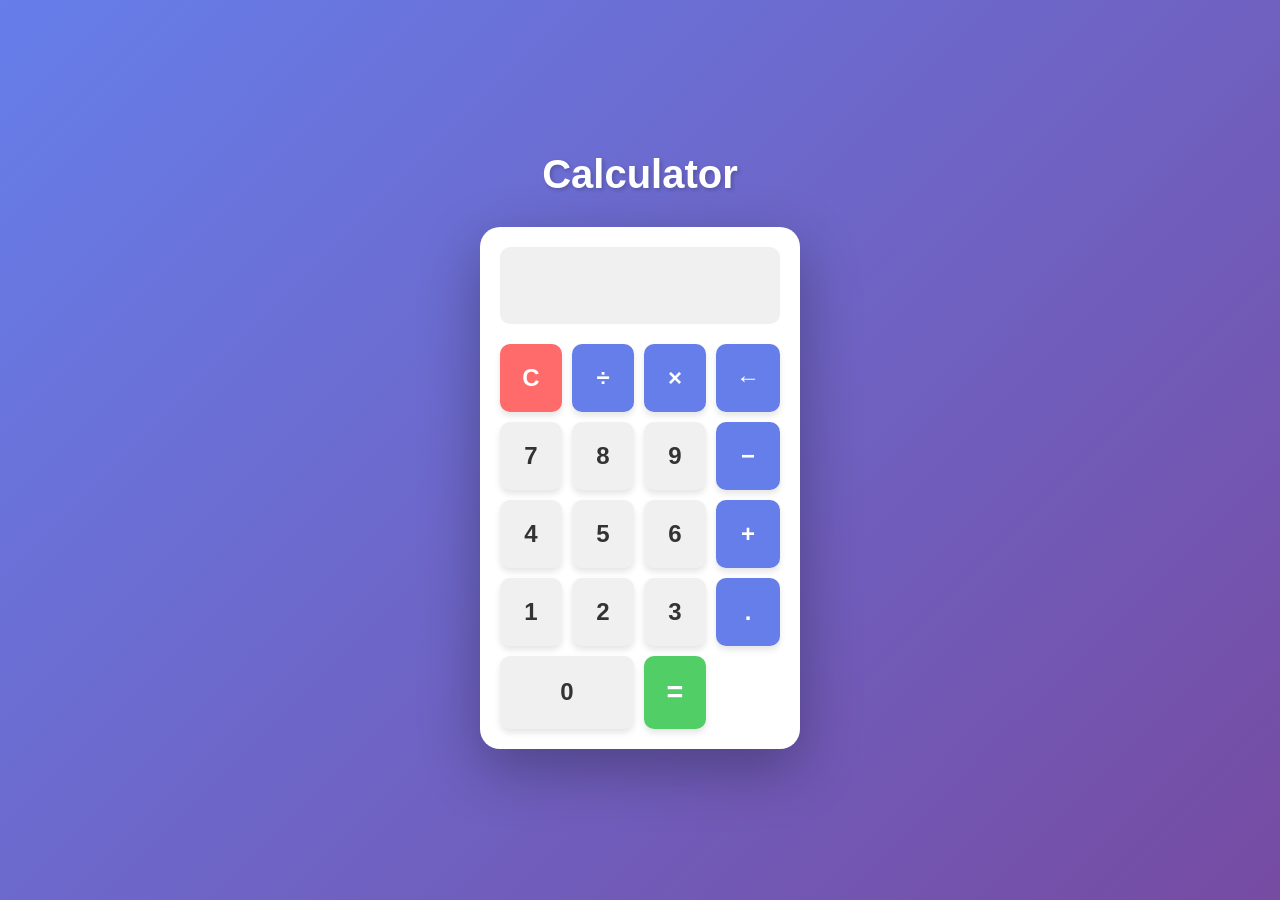
<file: calculator.html>
<!DOCTYPE html>
<html lang="en">
<head>
    <meta charset="UTF-8">
    <meta name="viewport" content="width=device-width, initial-scale=1.0">
    <title>Simple Calculator</title>
    <link rel="stylesheet" href="calculator.css">
</head>
<body>
    <div class="calculator-container">
        <h1>Calculator</h1>
        <div class="calculator">
            <input type="text" id="display" class="display" readonly>
            <div class="buttons">
                <button class="btn btn-clear" onclick="clearDisplay()">C</button>
                <button class="btn btn-operator" onclick="appendOperator('/')">÷</button>
                <button class="btn btn-operator" onclick="appendOperator('*')">×</button>
                <button class="btn btn-operator" onclick="deleteLast()">←</button>

                <button class="btn" onclick="appendNumber('7')">7</button>
                <button class="btn" onclick="appendNumber('8')">8</button>
                <button class="btn" onclick="appendNumber('9')">9</button>
                <button class="btn btn-operator" onclick="appendOperator('-')">−</button>

                <button class="btn" onclick="appendNumber('4')">4</button>
                <button class="btn" onclick="appendNumber('5')">5</button>
                <button class="btn" onclick="appendNumber('6')">6</button>
                <button class="btn btn-operator" onclick="appendOperator('+')">+</button>

                <button class="btn" onclick="appendNumber('1')">1</button>
                <button class="btn" onclick="appendNumber('2')">2</button>
                <button class="btn" onclick="appendNumber('3')">3</button>
                <button class="btn btn-operator" onclick="appendOperator('.')">.</button>

                <button class="btn btn-zero" onclick="appendNumber('0')">0</button>
                <button class="btn btn-equals" onclick="calculate()">=</button>
            </div>
        </div>
    </div>
    <script src="calculator.js"></script>
</body>
</html>
</file>
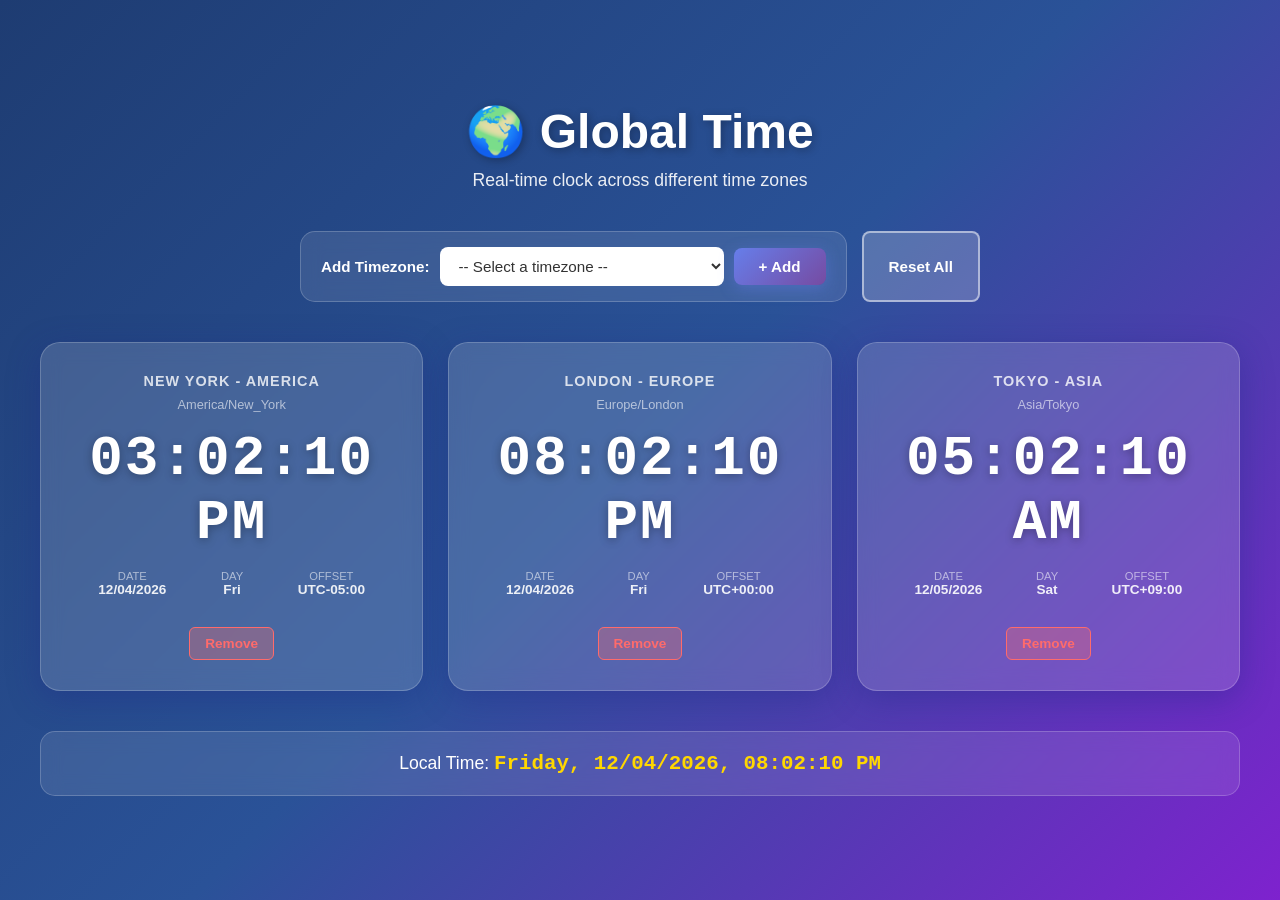
<file: clock.html>
<!DOCTYPE html>
<html lang="en">
<head>
    <meta charset="UTF-8">
    <meta name="viewport" content="width=device-width, initial-scale=1.0">
    <title>Digital Clock - Multi Timezone</title>
    <link rel="stylesheet" href="clock.css">
</head>
<body>
    <div class="container">
        <header>
            <h1>🌍 Global Time</h1>
            <p class="subtitle">Real-time clock across different time zones</p>
        </header>

        <div class="controls">
            <div class="timezone-selector">
                <label for="timezoneSelect">Add Timezone:</label>
                <select id="timezoneSelect">
                    <option value="">-- Select a timezone --</option>
                    <option value="America/New_York">New York (EST)</option>
                    <option value="America/Los_Angeles">Los Angeles (PST)</option>
                    <option value="America/Chicago">Chicago (CST)</option>
                    <option value="America/Denver">Denver (MST)</option>
                    <option value="America/Anchorage">Anchorage (AKST)</option>
                    <option value="Pacific/Honolulu">Honolulu (HST)</option>
                    <option value="Europe/London">London (GMT)</option>
                    <option value="Europe/Paris">Paris (CET)</option>
                    <option value="Europe/Berlin">Berlin (CET)</option>
                    <option value="Europe/Moscow">Moscow (MSK)</option>
                    <option value="Asia/Dubai">Dubai (GST)</option>
                    <option value="Asia/Kolkata">India (IST)</option>
                    <option value="Asia/Bangkok">Bangkok (ICT)</option>
                    <option value="Asia/Hong_Kong">Hong Kong (HKT)</option>
                    <option value="Asia/Shanghai">Shanghai (CST)</option>
                    <option value="Asia/Tokyo">Tokyo (JST)</option>
                    <option value="Asia/Seoul">Seoul (KST)</option>
                    <option value="Australia/Sydney">Sydney (AEDT)</option>
                    <option value="Australia/Melbourne">Melbourne (AEDT)</option>
                    <option value="Pacific/Auckland">Auckland (NZDT)</option>
                    <option value="UTC">UTC (Coordinated Universal Time)</option>
                </select>
                <button class="add-btn" onclick="addTimezone()">+ Add</button>
            </div>
            <button class="reset-btn" onclick="resetTimezones()">Reset All</button>
        </div>

        <div class="clocks-container" id="clocksContainer">
            <!-- Clocks will be dynamically added here -->
        </div>

        <div class="local-time">
            <p>Local Time: <span id="localTime"></span></p>
        </div>
    </div>

    <script src="clock.js"></script>
</body>
</html>
</file>
<file: calculator.css>
* {
    margin: 0;
    padding: 0;
    box-sizing: border-box;
}

body {
    font-family: 'Segoe UI', Tahoma, Geneva, Verdana, sans-serif;
    display: flex;
    justify-content: center;
    align-items: center;
    min-height: 100vh;
    background: linear-gradient(135deg, #667eea 0%, #764ba2 100%);
}

.calculator-container {
    text-align: center;
}

h1 {
    color: white;
    margin-bottom: 30px;
    font-size: 2.5rem;
    text-shadow: 2px 2px 4px rgba(0, 0, 0, 0.2);
}

.calculator {
    background: #fff;
    border-radius: 20px;
    padding: 20px;
    box-shadow: 0 20px 60px rgba(0, 0, 0, 0.3);
    width: 320px;
}

.display {
    width: 100%;
    padding: 20px;
    font-size: 2rem;
    border: none;
    border-radius: 10px;
    background: #f0f0f0;
    text-align: right;
    margin-bottom: 20px;
    font-weight: bold;
    color: #333;
    overflow-wrap: break-word;
    word-wrap: break-word;
    max-height: 100px;
}

.buttons {
    display: grid;
    grid-template-columns: repeat(4, 1fr);
    gap: 10px;
}

.btn {
    padding: 20px;
    font-size: 1.5rem;
    border: none;
    border-radius: 10px;
    cursor: pointer;
    background: #f0f0f0;
    color: #333;
    font-weight: bold;
    transition: all 0.2s ease;
    box-shadow: 0 4px 6px rgba(0, 0, 0, 0.1);
}

.btn:hover {
    background: #e0e0e0;
    transform: translateY(-2px);
    box-shadow: 0 6px 12px rgba(0, 0, 0, 0.15);
}

.btn:active {
    transform: translateY(0);
    box-shadow: 0 2px 4px rgba(0, 0, 0, 0.1);
}

.btn-operator {
    background: #667eea;
    color: white;
}

.btn-operator:hover {
    background: #5568d3;
}

.btn-clear {
    background: #ff6b6b;
    color: white;
}

.btn-clear:hover {
    background: #ee5a52;
}

.btn-equals {
    background: #51cf66;
    color: white;
    font-size: 1.8rem;
}

.btn-equals:hover {
    background: #40c057;
}

.btn-zero {
    grid-column: span 2;
}

@media (max-width: 480px) {
    .calculator {
        width: 100%;
        max-width: 100vw;
        margin: 0 20px;
    }

    h1 {
        font-size: 2rem;
    }

    .btn {
        padding: 15px;
        font-size: 1.2rem;
    }

    .display {
        font-size: 1.5rem;
        padding: 15px;
    }
}
</file>
<file: clock.css>
* {
    margin: 0;
    padding: 0;
    box-sizing: border-box;
}

body {
    font-family: 'Segoe UI', Tahoma, Geneva, Verdana, sans-serif;
    background: linear-gradient(135deg, #1e3c72 0%, #2a5298 50%, #7e22ce 100%);
    min-height: 100vh;
    padding: 20px;
    display: flex;
    justify-content: center;
    align-items: center;
}

.container {
    width: 100%;
    max-width: 1200px;
}

header {
    text-align: center;
    color: white;
    margin-bottom: 40px;
    animation: fadeIn 0.6s ease;
}

header h1 {
    font-size: 3rem;
    margin-bottom: 10px;
    text-shadow: 2px 2px 8px rgba(0, 0, 0, 0.3);
}

.subtitle {
    font-size: 1.1rem;
    opacity: 0.9;
}

@keyframes fadeIn {
    from {
        opacity: 0;
        transform: translateY(-20px);
    }
    to {
        opacity: 1;
        transform: translateY(0);
    }
}

/* Controls */
.controls {
    display: flex;
    gap: 15px;
    justify-content: center;
    margin-bottom: 40px;
    flex-wrap: wrap;
}

.timezone-selector {
    display: flex;
    gap: 10px;
    align-items: center;
    background: rgba(255, 255, 255, 0.1);
    padding: 15px 20px;
    border-radius: 15px;
    backdrop-filter: blur(10px);
    border: 1px solid rgba(255, 255, 255, 0.2);
    flex-wrap: wrap;
}

.timezone-selector label {
    color: white;
    font-weight: 600;
    font-size: 0.95rem;
}

.timezone-selector select {
    padding: 10px 15px;
    border: none;
    border-radius: 8px;
    font-size: 0.95rem;
    background: white;
    color: #333;
    cursor: pointer;
    min-width: 200px;
    font-family: inherit;
}

.timezone-selector select:focus {
    outline: none;
    box-shadow: 0 0 0 3px rgba(255, 255, 255, 0.3);
}

.add-btn {
    padding: 10px 25px;
    background: linear-gradient(135deg, #667eea 0%, #764ba2 100%);
    color: white;
    border: none;
    border-radius: 8px;
    cursor: pointer;
    font-weight: bold;
    font-size: 0.95rem;
    transition: all 0.3s ease;
    box-shadow: 0 4px 15px rgba(102, 126, 234, 0.4);
}

.add-btn:hover {
    transform: translateY(-2px);
    box-shadow: 0 6px 20px rgba(102, 126, 234, 0.6);
}

.add-btn:active {
    transform: translateY(0);
}

.reset-btn {
    padding: 10px 25px;
    background: rgba(255, 255, 255, 0.2);
    color: white;
    border: 2px solid rgba(255, 255, 255, 0.5);
    border-radius: 8px;
    cursor: pointer;
    font-weight: bold;
    font-size: 0.95rem;
    transition: all 0.3s ease;
}

.reset-btn:hover {
    background: rgba(255, 255, 255, 0.3);
    border-color: white;
}

.reset-btn:active {
    transform: scale(0.98);
}

/* Clocks Container */
.clocks-container {
    display: grid;
    grid-template-columns: repeat(auto-fit, minmax(300px, 1fr));
    gap: 25px;
    margin-bottom: 40px;
    min-height: 200px;
}

/* Clock Card */
.clock-card {
    background: rgba(255, 255, 255, 0.15);
    backdrop-filter: blur(10px);
    border: 1px solid rgba(255, 255, 255, 0.2);
    border-radius: 20px;
    padding: 30px;
    text-align: center;
    box-shadow: 0 8px 32px rgba(31, 38, 135, 0.37);
    animation: slideUp 0.5s ease;
    transition: all 0.3s ease;
}

.clock-card:hover {
    transform: translateY(-5px);
    box-shadow: 0 12px 40px rgba(31, 38, 135, 0.5);
    background: rgba(255, 255, 255, 0.2);
}

@keyframes slideUp {
    from {
        opacity: 0;
        transform: translateY(20px);
    }
    to {
        opacity: 1;
        transform: translateY(0);
    }
}

.timezone-name {
    color: rgba(255, 255, 255, 0.8);
    font-size: 0.9rem;
    margin-bottom: 8px;
    text-transform: uppercase;
    letter-spacing: 1px;
    font-weight: 600;
}

.timezone-label {
    color: rgba(255, 255, 255, 0.6);
    font-size: 0.8rem;
    margin-bottom: 12px;
}

.digital-time {
    font-size: 3.5rem;
    font-weight: 700;
    color: #fff;
    font-family: 'Courier New', monospace;
    margin: 15px 0;
    text-shadow: 0 2px 10px rgba(0, 0, 0, 0.3);
    letter-spacing: 2px;
}

.time-details {
    display: flex;
    justify-content: space-around;
    margin: 15px 0;
    font-size: 0.85rem;
    color: rgba(255, 255, 255, 0.7);
}

.time-detail {
    display: flex;
    flex-direction: column;
}

.time-detail-label {
    font-size: 0.7rem;
    opacity: 0.8;
    text-transform: uppercase;
}

.time-detail-value {
    font-weight: 600;
    color: rgba(255, 255, 255, 0.9);
}

.remove-btn {
    padding: 8px 15px;
    background: rgba(255, 107, 107, 0.3);
    color: #ff6b6b;
    border: 1px solid #ff6b6b;
    border-radius: 6px;
    cursor: pointer;
    font-size: 0.85rem;
    font-weight: bold;
    margin-top: 15px;
    transition: all 0.3s ease;
}

.remove-btn:hover {
    background: #ff6b6b;
    color: white;
}

.remove-btn:active {
    transform: scale(0.95);
}

/* Empty State */
.empty-state {
    grid-column: 1 / -1;
    display: flex;
    flex-direction: column;
    align-items: center;
    justify-content: center;
    padding: 60px 20px;
    color: rgba(255, 255, 255, 0.7);
    text-align: center;
}

.empty-state h2 {
    font-size: 2rem;
    margin-bottom: 15px;
    color: rgba(255, 255, 255, 0.9);
}

.empty-state p {
    font-size: 1.05rem;
    margin-bottom: 20px;
}

/* Local Time */
.local-time {
    text-align: center;
    color: white;
    font-size: 1.1rem;
    padding: 20px;
    background: rgba(255, 255, 255, 0.1);
    border-radius: 15px;
    backdrop-filter: blur(10px);
    border: 1px solid rgba(255, 255, 255, 0.2);
}

.local-time #localTime {
    font-family: 'Courier New', monospace;
    font-weight: 700;
    font-size: 1.3rem;
    color: #ffd700;
}

/* Responsive */
@media (max-width: 768px) {
    header h1 {
        font-size: 2rem;
    }

    .digital-time {
        font-size: 2.5rem;
    }

    .timezone-selector {
        flex-direction: column;
        width: 100%;
    }

    .timezone-selector select {
        width: 100%;
        min-width: unset;
    }

    .clocks-container {
        grid-template-columns: 1fr;
        gap: 20px;
    }

    .controls {
        flex-direction: column;
    }

    .add-btn,
    .reset-btn {
        width: 100%;
    }
}

@media (max-width: 480px) {
    header h1 {
        font-size: 1.5rem;
    }

    .digital-time {
        font-size: 2rem;
    }

    .clock-card {
        padding: 20px;
    }

    .timezone-selector label {
        width: 100%;
    }
}
</file>
